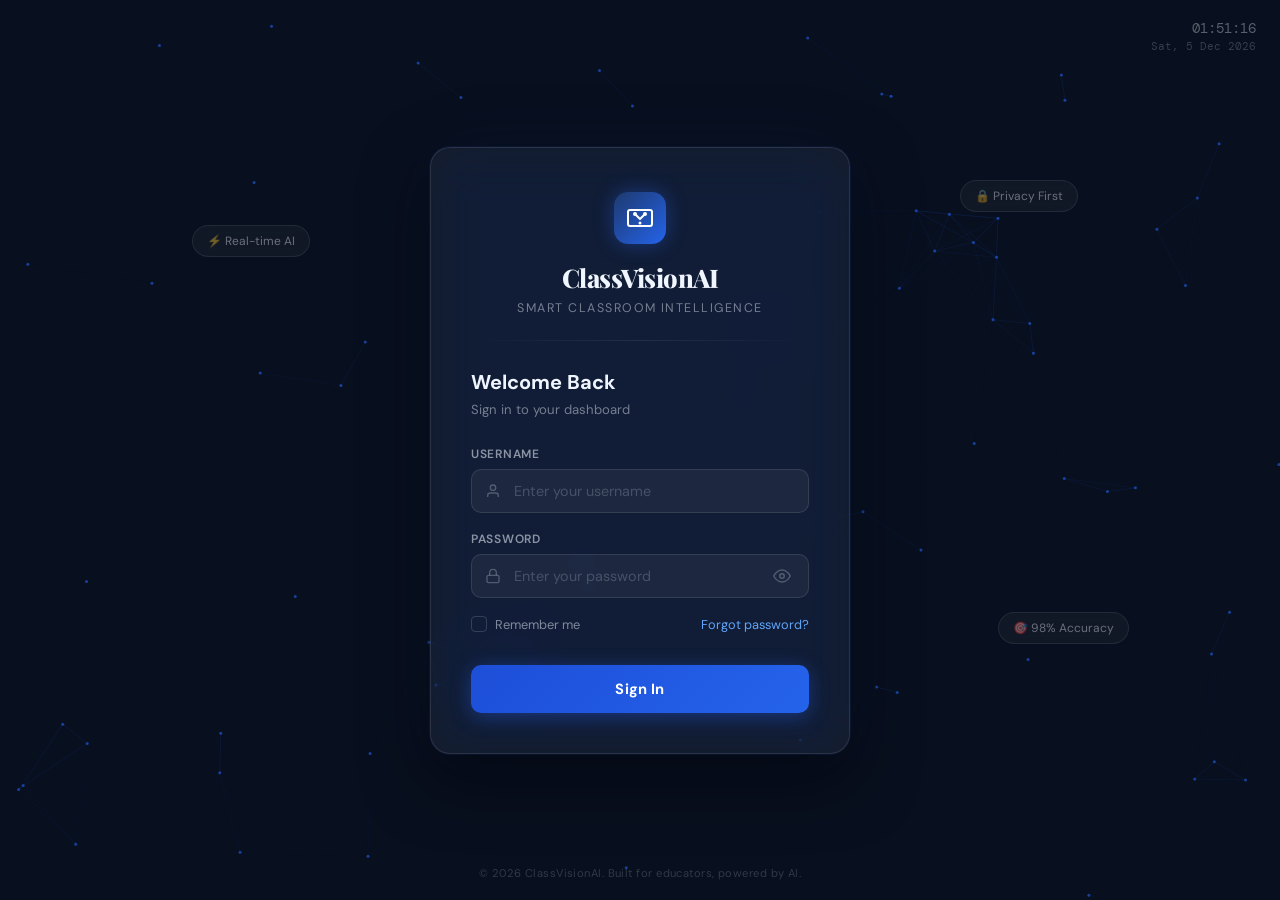
<file: frontend/login.html>
<!DOCTYPE html>
<html lang="en">
<head>
  <meta charset="UTF-8" />
  <meta name="viewport" content="width=device-width, initial-scale=1.0" />
  <title>ClassVisionAI - Login</title>
  <link rel="preconnect" href="https://fonts.googleapis.com" />
  <link rel="preconnect" href="https://fonts.gstatic.com" crossorigin />
  <link href="https://fonts.googleapis.com/css2?family=DM+Sans:wght@400;500;600;700&family=DM+Mono:wght@400;500&family=Playfair+Display:wght@700;800&display=swap" rel="stylesheet" />
  <style>
    /* ═══════════════════════════════════════════════════════════
       ClassVisionAI — Academic Observatory Login Design
       ═══════════════════════════════════════════════════════════ */
    
    :root {
      --login-bg: #080F1E;
      --login-surface: rgba(255,255,255,0.06);
      --login-border: rgba(255,255,255,0.10);
      --login-blue: #2563EB;
      --login-blue-glow: rgba(37,99,235,0.35);
      --login-teal: #0D9488;
      --login-text: #F0F6FF;
      --login-muted: rgba(240,246,255,0.50);
    }
    
    * {
      margin: 0;
      padding: 0;
      box-sizing: border-box;
    }
    
    body {
      font-family: 'DM Sans', sans-serif;
      background: var(--login-bg);
      min-height: 100vh;
      display: flex;
      align-items: center;
      justify-content: center;
      overflow: hidden;
      position: relative;
      color: var(--login-text);
    }
    
    /* ─── Animated Constellation Grid Background ─────────────────────────── */
    #bgCanvas {
      position: fixed;
      top: 0;
      left: 0;
      width: 100%;
      height: 100%;
      z-index: 0;
    }

    
    /* ─── Floating Metric Badges ─────────────────────────────────────────── */
    .floating-badge {
      position: fixed;
      background: rgba(255,255,255,0.04);
      border: 1px solid rgba(255,255,255,0.08);
      backdrop-filter: blur(8px);
      border-radius: 20px;
      padding: 7px 14px;
      font-size: 0.75rem;
      color: rgba(240,246,255,0.40);
      pointer-events: none;
      z-index: 1;
    }
    
    .badge-1 {
      left: 15%;
      top: 25%;
      animation: floatA 6s ease-in-out infinite;
    }
    
    .badge-2 {
      left: 78%;
      top: 68%;
      animation: floatB 8s ease-in-out infinite;
      animation-delay: 2s;
    }
    
    .badge-3 {
      left: 75%;
      top: 20%;
      animation: floatC 7s ease-in-out infinite;
      animation-delay: 1s;
    }
    
    @keyframes floatA {
      0%, 100% { transform: translateY(0px); }
      50% { transform: translateY(-8px); }
    }
    
    @keyframes floatB {
      0%, 100% { transform: translateY(0px); }
      50% { transform: translateY(-6px); }
    }
    
    @keyframes floatC {
      0%, 100% { transform: translateY(0px); }
      50% { transform: translateY(-10px); }
    }

    
    /* ─── System Clock ────────────────────────────────────────────────────── */
    .system-clock {
      position: fixed;
      top: 20px;
      right: 24px;
      z-index: 10;
      text-align: right;
    }
    
    .clock-time {
      font-family: 'DM Mono', monospace;
      font-size: 0.85rem;
      color: rgba(240,246,255,0.35);
      margin-bottom: 2px;
    }
    
    .clock-date {
      font-family: 'DM Mono', monospace;
      font-size: 0.68rem;
      color: rgba(240,246,255,0.2);
    }
    
    /* ─── Login Card ──────────────────────────────────────────────────────── */
    .login-card {
      width: 420px;
      background: var(--login-surface);
      backdrop-filter: blur(24px) saturate(180%);
      border: 1px solid var(--login-border);
      border-radius: 20px;
      box-shadow: 
        0 0 0 1px rgba(37,99,235,0.1),
        0 24px 64px rgba(0,0,0,0.5),
        0 0 80px rgba(37,99,235,0.08);
      padding: 44px 40px 40px;
      position: relative;
      z-index: 5;
      animation: cardIn 0.5s cubic-bezier(0.22, 1, 0.36, 1) forwards;
    }
    
    @keyframes cardIn {
      from {
        opacity: 0;
        transform: translateY(16px) scale(0.98);
      }
      to {
        opacity: 1;
        transform: translateY(0) scale(1);
      }
    }

    
    /* ─── Logo Section ────────────────────────────────────────────────────── */
    .logo-container {
      display: flex;
      flex-direction: column;
      align-items: center;
      margin-bottom: 24px;
    }
    
    .logo-mark {
      width: 52px;
      height: 52px;
      background: linear-gradient(135deg, #1E3A6E, #2563EB);
      border-radius: 14px;
      box-shadow: 0 0 20px rgba(37,99,235,0.4);
      display: flex;
      align-items: center;
      justify-content: center;
      position: relative;
      overflow: hidden;
      margin-bottom: 16px;
    }
    
    .logo-mark svg {
      width: 28px;
      height: 28px;
      color: white;
      position: relative;
      z-index: 2;
    }
    
    .scan-line {
      position: absolute;
      top: 0;
      left: 0;
      height: 2px;
      background: rgba(0,220,255,0.8);
      width: 0;
      animation: scanLine 2.5s ease-in-out infinite;
    }
    
    @keyframes scanLine {
      0% { width: 0%; opacity: 0; left: 0; }
      20% { opacity: 1; }
      80% { opacity: 1; }
      100% { width: 100%; opacity: 0; left: 0; }
    }
    
    .brand-title {
      font-family: 'Playfair Display', serif;
      font-size: 1.6rem;
      font-weight: 800;
      color: var(--login-text);
      letter-spacing: -0.02em;
      margin-bottom: 6px;
    }
    
    .brand-subtitle {
      font-size: 0.78rem;
      color: rgba(240,246,255,0.45);
      letter-spacing: 0.12em;
      text-transform: uppercase;
    }

    
    .divider {
      height: 1px;
      background: linear-gradient(90deg, transparent, rgba(255,255,255,0.08), transparent);
      margin: 24px 0 28px;
    }
    
    /* ─── Form Section ────────────────────────────────────────────────────── */
    .form-header {
      margin-bottom: 28px;
    }
    
    .form-title {
      font-size: 1.25rem;
      font-weight: 700;
      color: var(--login-text);
      margin-bottom: 6px;
    }
    
    .form-subtitle {
      font-size: 0.82rem;
      color: rgba(240,246,255,0.45);
    }
    
    .form-group {
      margin-bottom: 18px;
    }
    
    .form-label {
      display: block;
      font-size: 0.75rem;
      font-weight: 600;
      color: rgba(240,246,255,0.55);
      letter-spacing: 0.06em;
      text-transform: uppercase;
      margin-bottom: 7px;
    }
    
    .input-wrapper {
      position: relative;
    }
    
    .input-icon {
      position: absolute;
      left: 14px;
      top: 50%;
      transform: translateY(-50%);
      width: 16px;
      height: 16px;
      color: rgba(240,246,255,0.25);
      transition: color 0.2s;
      pointer-events: none;
    }
    
    .form-input {
      width: 100%;
      padding: 12px 16px 12px 42px;
      background: rgba(255,255,255,0.05);
      border: 1px solid rgba(255,255,255,0.10);
      border-radius: 10px;
      color: var(--login-text);
      font-size: 0.9rem;
      font-family: 'DM Sans', sans-serif;
      outline: none;
      transition: all 0.2s ease;
    }

    
    .form-input::placeholder {
      color: rgba(240,246,255,0.20);
    }
    
    .form-input:focus {
      border-color: rgba(37,99,235,0.6);
      background: rgba(37,99,235,0.08);
      box-shadow: 
        0 0 0 3px rgba(37,99,235,0.15),
        0 0 20px rgba(37,99,235,0.1);
    }
    
    .form-input:focus + .input-icon {
      color: rgba(37,99,235,0.9);
    }
    
    .toggle-password {
      position: absolute;
      right: 14px;
      top: 50%;
      transform: translateY(-50%);
      background: none;
      border: none;
      color: rgba(240,246,255,0.25);
      cursor: pointer;
      padding: 4px;
      display: flex;
      align-items: center;
      transition: color 0.2s;
    }
    
    .toggle-password:hover {
      color: rgba(37,99,235,0.9);
    }
    
    .toggle-password svg {
      width: 18px;
      height: 18px;
    }
    
    /* ─── Form Options ────────────────────────────────────────────────────── */
    .form-options {
      display: flex;
      justify-content: space-between;
      align-items: center;
      margin-top: 16px;
      margin-bottom: 32px;
    }
    
    .checkbox-wrapper {
      display: flex;
      align-items: center;
      gap: 8px;
      cursor: pointer;
    }
    
    .custom-checkbox {
      width: 16px;
      height: 16px;
      border: 1px solid rgba(255,255,255,0.15);
      border-radius: 4px;
      display: flex;
      align-items: center;
      justify-content: center;
      transition: all 0.2s;
    }

    
    .checkbox-wrapper input[type="checkbox"] {
      display: none;
    }
    
    .checkbox-wrapper input[type="checkbox"]:checked + .custom-checkbox {
      background: var(--login-blue);
      border-color: var(--login-blue);
    }
    
    .custom-checkbox svg {
      width: 12px;
      height: 12px;
      color: white;
      opacity: 0;
      transition: opacity 0.2s;
    }
    
    .checkbox-wrapper input[type="checkbox"]:checked + .custom-checkbox svg {
      opacity: 1;
    }
    
    .checkbox-label {
      font-size: 0.8rem;
      color: rgba(240,246,255,0.5);
    }
    
    .forgot-link {
      font-size: 0.8rem;
      color: #60A5FA;
      text-decoration: none;
      transition: color 0.2s;
    }
    
    .forgot-link:hover {
      color: white;
    }
    
    /* ─── Submit Button ───────────────────────────────────────────────────── */
    .btn-submit {
      width: 100%;
      padding: 14px;
      background: linear-gradient(135deg, #1D4ED8, #2563EB);
      border: none;
      border-radius: 10px;
      color: white;
      font-size: 0.92rem;
      font-weight: 700;
      font-family: 'DM Sans', sans-serif;
      letter-spacing: 0.02em;
      cursor: pointer;
      position: relative;
      overflow: hidden;
      box-shadow: 0 4px 20px rgba(37,99,235,0.4);
      transition: all 0.3s ease;
      display: flex;
      align-items: center;
      justify-content: center;
      gap: 8px;
    }

    
    .btn-submit::before {
      content: '';
      position: absolute;
      top: 0;
      left: -100%;
      width: 60%;
      height: 100%;
      background: linear-gradient(90deg, transparent, rgba(255,255,255,0.15), transparent);
      transform: skewX(-20deg);
    }
    
    .btn-submit:hover {
      transform: translateY(-1px);
      box-shadow: 0 8px 28px rgba(37,99,235,0.5);
      background: linear-gradient(135deg, #2563EB, #3B82F6);
    }
    
    .btn-submit:hover::before {
      animation: shimmer 0.6s ease;
    }
    
    @keyframes shimmer {
      from { left: -100%; }
      to { left: 150%; }
    }
    
    .btn-submit:active {
      transform: translateY(0);
    }
    
    .btn-submit:disabled {
      opacity: 0.7;
      cursor: not-allowed;
    }
    
    .btn-spinner {
      width: 16px;
      height: 16px;
      border: 2px solid rgba(255,255,255,0.2);
      border-top-color: white;
      border-radius: 50%;
      animation: spin 0.7s linear infinite;
      display: none;
    }
    
    @keyframes spin {
      to { transform: rotate(360deg); }
    }
    
    .btn-submit.loading .btn-spinner {
      display: block;
    }
    
    .btn-submit.loading .btn-text {
      display: none;
    }

    
    /* ─── Error Message ───────────────────────────────────────────────────── */
    .error-message {
      background: rgba(239,68,68,0.1);
      border: 1px solid rgba(239,68,68,0.2);
      border-radius: 8px;
      padding: 10px 14px;
      color: #FCA5A5;
      font-size: 0.82rem;
      margin-top: 16px;
      display: none;
      align-items: center;
      gap: 8px;
      animation: slideDown 0.2s ease;
    }
    
    .error-message.show {
      display: flex;
    }
    
    @keyframes slideDown {
      from {
        opacity: 0;
        transform: translateY(-8px);
      }
      to {
        opacity: 1;
        transform: translateY(0);
      }
    }
    
    .error-icon {
      width: 16px;
      height: 16px;
      flex-shrink: 0;
    }
    
    /* ─── Footer ──────────────────────────────────────────────────────────── */
    .page-footer {
      position: fixed;
      bottom: 20px;
      left: 50%;
      transform: translateX(-50%);
      font-size: 0.7rem;
      color: rgba(240,246,255,0.18);
      letter-spacing: 0.04em;
      z-index: 10;
      text-align: center;
    }
    
    /* ─── Responsive ──────────────────────────────────────────────────────── */
    @media (max-width: 480px) {
      .login-card {
        width: 92vw;
        padding: 32px 24px;
      }
      
      .floating-badge {
        display: none;
      }
      
      .system-clock {
        top: 12px;
        right: 12px;
      }
      
      .clock-time {
        font-size: 0.75rem;
      }
      
      .clock-date {
        font-size: 0.62rem;
      }
    }
  </style>
</head>

<body>
  <!-- Animated Constellation Grid Background -->
  <canvas id="bgCanvas"></canvas>
  
  <!-- Floating Metric Badges -->
  <div class="floating-badge badge-1">⚡ Real-time AI</div>
  <div class="floating-badge badge-2">🎯 98% Accuracy</div>
  <div class="floating-badge badge-3">🔒 Privacy First</div>
  
  <!-- System Clock -->
  <div class="system-clock">
    <div class="clock-time" id="clockTime">00:00:00</div>
    <div class="clock-date" id="clockDate">Loading...</div>
  </div>
  
  <!-- Login Card -->
  <div class="login-card">
    <!-- Logo Section -->
    <div class="logo-container">
      <div class="logo-mark">
        <div class="scan-line"></div>
        <svg viewBox="0 0 28 28" fill="none">
          <rect x="2" y="6" width="24" height="16" rx="2" stroke="currentColor" stroke-width="2"/>
          <path d="M9 10 L14 15 L19 10" stroke="currentColor" stroke-width="2" stroke-linecap="round" stroke-linejoin="round"/>
          <circle cx="9" cy="10" r="2" fill="currentColor"/>
          <circle cx="19" cy="10" r="2" fill="currentColor"/>
          <circle cx="14" cy="19" r="1.5" fill="currentColor"/>
        </svg>
      </div>
      <div class="brand-title">ClassVisionAI</div>
      <div class="brand-subtitle">Smart Classroom Intelligence</div>
    </div>
    
    <div class="divider"></div>
    
    <!-- Form Section -->
    <div class="form-header">
      <div class="form-title">Welcome Back</div>
      <div class="form-subtitle">Sign in to your dashboard</div>
    </div>
    
    <form id="loginForm" onsubmit="handleLogin(event)">
      <!-- Username Field -->
      <div class="form-group">
        <label class="form-label" for="username">Username</label>
        <div class="input-wrapper">
          <input 
            type="text" 
            id="username" 
            class="form-input" 
            placeholder="Enter your username" 
            required 
            autocomplete="username"
          />
          <svg class="input-icon" viewBox="0 0 24 24" fill="none" stroke="currentColor" stroke-width="2">
            <path d="M20 21v-2a4 4 0 0 0-4-4H8a4 4 0 0 0-4 4v2"/>
            <circle cx="12" cy="7" r="4"/>
          </svg>
        </div>
      </div>

      
      <!-- Password Field -->
      <div class="form-group">
        <label class="form-label" for="password">Password</label>
        <div class="input-wrapper">
          <input 
            type="password" 
            id="password" 
            class="form-input" 
            placeholder="Enter your password" 
            required 
            autocomplete="current-password"
          />
          <svg class="input-icon" viewBox="0 0 24 24" fill="none" stroke="currentColor" stroke-width="2">
            <rect x="3" y="11" width="18" height="11" rx="2" ry="2"/>
            <path d="M7 11V7a5 5 0 0 1 10 0v4"/>
          </svg>
          <button type="button" class="toggle-password" onclick="togglePassword()">
            <svg viewBox="0 0 24 24" fill="none" stroke="currentColor" stroke-width="2">
              <path d="M1 12s4-8 11-8 11 8 11 8-4 8-11 8-11-8-11-8z"/>
              <circle cx="12" cy="12" r="3"/>
            </svg>
          </button>
        </div>
      </div>
      
      <!-- Form Options -->
      <div class="form-options">
        <label class="checkbox-wrapper">
          <input type="checkbox" id="remember" />
          <div class="custom-checkbox">
            <svg viewBox="0 0 24 24" fill="none" stroke="currentColor" stroke-width="3">
              <polyline points="20 6 9 17 4 12"/>
            </svg>
          </div>
          <span class="checkbox-label">Remember me</span>
        </label>
        <a href="#" class="forgot-link">Forgot password?</a>
      </div>
      
      <!-- Submit Button -->
      <button type="submit" class="btn-submit" id="submitBtn">
        <div class="btn-spinner"></div>
        <span class="btn-text">Sign In</span>
      </button>
      
      <!-- Error Message -->
      <div class="error-message" id="errorMessage">
        <svg class="error-icon" viewBox="0 0 24 24" fill="none" stroke="currentColor" stroke-width="2">
          <circle cx="12" cy="12" r="10"/>
          <line x1="15" y1="9" x2="9" y2="15"/>
          <line x1="9" y1="9" x2="15" y2="15"/>
        </svg>
        <span id="errorText">Invalid credentials</span>
      </div>
    </form>
  </div>
  
  <!-- Footer -->
  <div class="page-footer">
    © 2026 ClassVisionAI. Built for educators, powered by AI.
  </div>

  
  <script>
    /* ═══════════════════════════════════════════════════════════
       Animated Constellation Grid
       ═══════════════════════════════════════════════════════════ */
    
    const canvas = document.getElementById('bgCanvas');
    const ctx = canvas.getContext('2d');
    let dots = [];
    let animationId;
    let isVisible = true;
    
    function resizeCanvas() {
      canvas.width = window.innerWidth;
      canvas.height = window.innerHeight;
      initDots();
    }
    
    function initDots() {
      dots = [];
      for (let i = 0; i < 80; i++) {
        dots.push({
          x: Math.random() * canvas.width,
          y: Math.random() * canvas.height,
          vx: (Math.random() - 0.5) * 0.3,
          vy: (Math.random() - 0.5) * 0.3,
          radius: 1.5,
          pulseRadius: 1.5,
          isPulsing: false,
          pulseProgress: 0
        });
      }
    }
    
    function drawDots() {
      ctx.clearRect(0, 0, canvas.width, canvas.height);
      
      // Update and draw dots
      dots.forEach(dot => {
        // Move dot
        dot.x += dot.vx;
        dot.y += dot.vy;
        
        // Bounce off edges
        if (dot.x < 0 || dot.x > canvas.width) dot.vx *= -1;
        if (dot.y < 0 || dot.y > canvas.height) dot.vy *= -1;
        
        // Handle pulsing
        if (dot.isPulsing) {
          dot.pulseProgress += 0.02;
          if (dot.pulseProgress >= 1) {
            dot.isPulsing = false;
            dot.pulseProgress = 0;
            dot.pulseRadius = 1.5;
          } else {
            // Pulse from 1.5 to 5 and back
            const t = dot.pulseProgress;
            const easeInOut = t < 0.5 ? 2 * t * t : 1 - Math.pow(-2 * t + 2, 2) / 2;
            dot.pulseRadius = 1.5 + (3.5 * Math.sin(easeInOut * Math.PI));
          }
        }
        
        // Draw dot
        ctx.beginPath();
        ctx.arc(dot.x, dot.y, dot.pulseRadius, 0, Math.PI * 2);
        ctx.fillStyle = 'rgba(37,99,235,0.6)';
        ctx.fill();
        
        // Draw glow ring if pulsing
        if (dot.isPulsing && dot.pulseRadius > 2) {
          ctx.beginPath();
          ctx.arc(dot.x, dot.y, dot.pulseRadius + 3, 0, Math.PI * 2);
          ctx.strokeStyle = `rgba(37,99,235,${0.3 * (1 - dot.pulseProgress)})`;
          ctx.lineWidth = 2;
          ctx.stroke();
        }
      });

      
      // Draw connections
      for (let i = 0; i < dots.length; i++) {
        for (let j = i + 1; j < dots.length; j++) {
          const dx = dots[i].x - dots[j].x;
          const dy = dots[i].y - dots[j].y;
          const distance = Math.sqrt(dx * dx + dy * dy);
          
          if (distance < 140) {
            const opacity = (1 - distance / 140) * 0.15;
            ctx.beginPath();
            ctx.moveTo(dots[i].x, dots[i].y);
            ctx.lineTo(dots[j].x, dots[j].y);
            ctx.strokeStyle = `rgba(37,99,235,${opacity})`;
            ctx.lineWidth = 1;
            ctx.stroke();
          }
        }
      }
      
      if (isVisible) {
        animationId = requestAnimationFrame(drawDots);
      }
    }
    
    // Random pulse trigger
    setInterval(() => {
      if (isVisible && dots.length > 0) {
        const randomDot = dots[Math.floor(Math.random() * dots.length)];
        if (!randomDot.isPulsing) {
          randomDot.isPulsing = true;
          randomDot.pulseProgress = 0;
        }
      }
    }, 4000);
    
    // Visibility change handler
    document.addEventListener('visibilitychange', () => {
      isVisible = !document.hidden;
      if (isVisible) {
        drawDots();
      } else {
        cancelAnimationFrame(animationId);
      }
    });
    
    // Initialize
    window.addEventListener('resize', resizeCanvas);
    resizeCanvas();
    drawDots();
    
    /* ═══════════════════════════════════════════════════════════
       System Clock
       ═══════════════════════════════════════════════════════════ */
    
    function updateClock() {
      const now = new Date();
      
      // Time
      const hours = String(now.getHours()).padStart(2, '0');
      const minutes = String(now.getMinutes()).padStart(2, '0');
      const seconds = String(now.getSeconds()).padStart(2, '0');
      document.getElementById('clockTime').textContent = `${hours}:${minutes}:${seconds}`;
      
      // Date
      const days = ['Sun', 'Mon', 'Tue', 'Wed', 'Thu', 'Fri', 'Sat'];
      const months = ['Jan', 'Feb', 'Mar', 'Apr', 'May', 'Jun', 'Jul', 'Aug', 'Sep', 'Oct', 'Nov', 'Dec'];
      const dayName = days[now.getDay()];
      const day = now.getDate();
      const month = months[now.getMonth()];
      const year = now.getFullYear();
      document.getElementById('clockDate').textContent = `${dayName}, ${day} ${month} ${year}`;
    }
    
    updateClock();
    setInterval(updateClock, 1000);

    
    /* ═══════════════════════════════════════════════════════════
       Authentication Logic (preserved from original)
       ═══════════════════════════════════════════════════════════ */
    
    // Toggle password visibility
    function togglePassword() {
      const passwordInput = document.getElementById('password');
      const type = passwordInput.type === 'password' ? 'text' : 'password';
      passwordInput.type = type;
    }
    
    // Handle login form submission
    function handleLogin(event) {
      event.preventDefault();
      
      const username = document.getElementById('username').value;
      const password = document.getElementById('password').value;
      const remember = document.getElementById('remember').checked;
      const submitBtn = document.getElementById('submitBtn');
      const errorMessage = document.getElementById('errorMessage');
      const errorText = document.getElementById('errorText');
      
      // Hide previous errors
      errorMessage.classList.remove('show');
      
      // Show loading state
      submitBtn.classList.add('loading');
      submitBtn.disabled = true;
      
      // Simulate authentication delay
      setTimeout(() => {
        // Simple demo authentication (no backend for now)
        if (username === 'teacher' && password === 'demo123') {
          // Store session
          if (remember) {
            localStorage.setItem('classvision_user', username);
          } else {
            sessionStorage.setItem('classvision_user', username);
          }
          
          // Redirect to main app
          window.location.href = '/app';
        } else {
          // Show error
          errorText.textContent = 'Invalid credentials. Try: teacher / demo123';
          errorMessage.classList.add('show');
          
          // Reset button
          submitBtn.classList.remove('loading');
          submitBtn.disabled = false;
        }
      }, 800);
    }
    
    // Check if already logged in
    window.addEventListener('DOMContentLoaded', () => {
      const user = localStorage.getItem('classvision_user') || sessionStorage.getItem('classvision_user');
      if (user) {
        window.location.href = '/app';
      }
    });
  </script>
</body>
</html>
</file>
